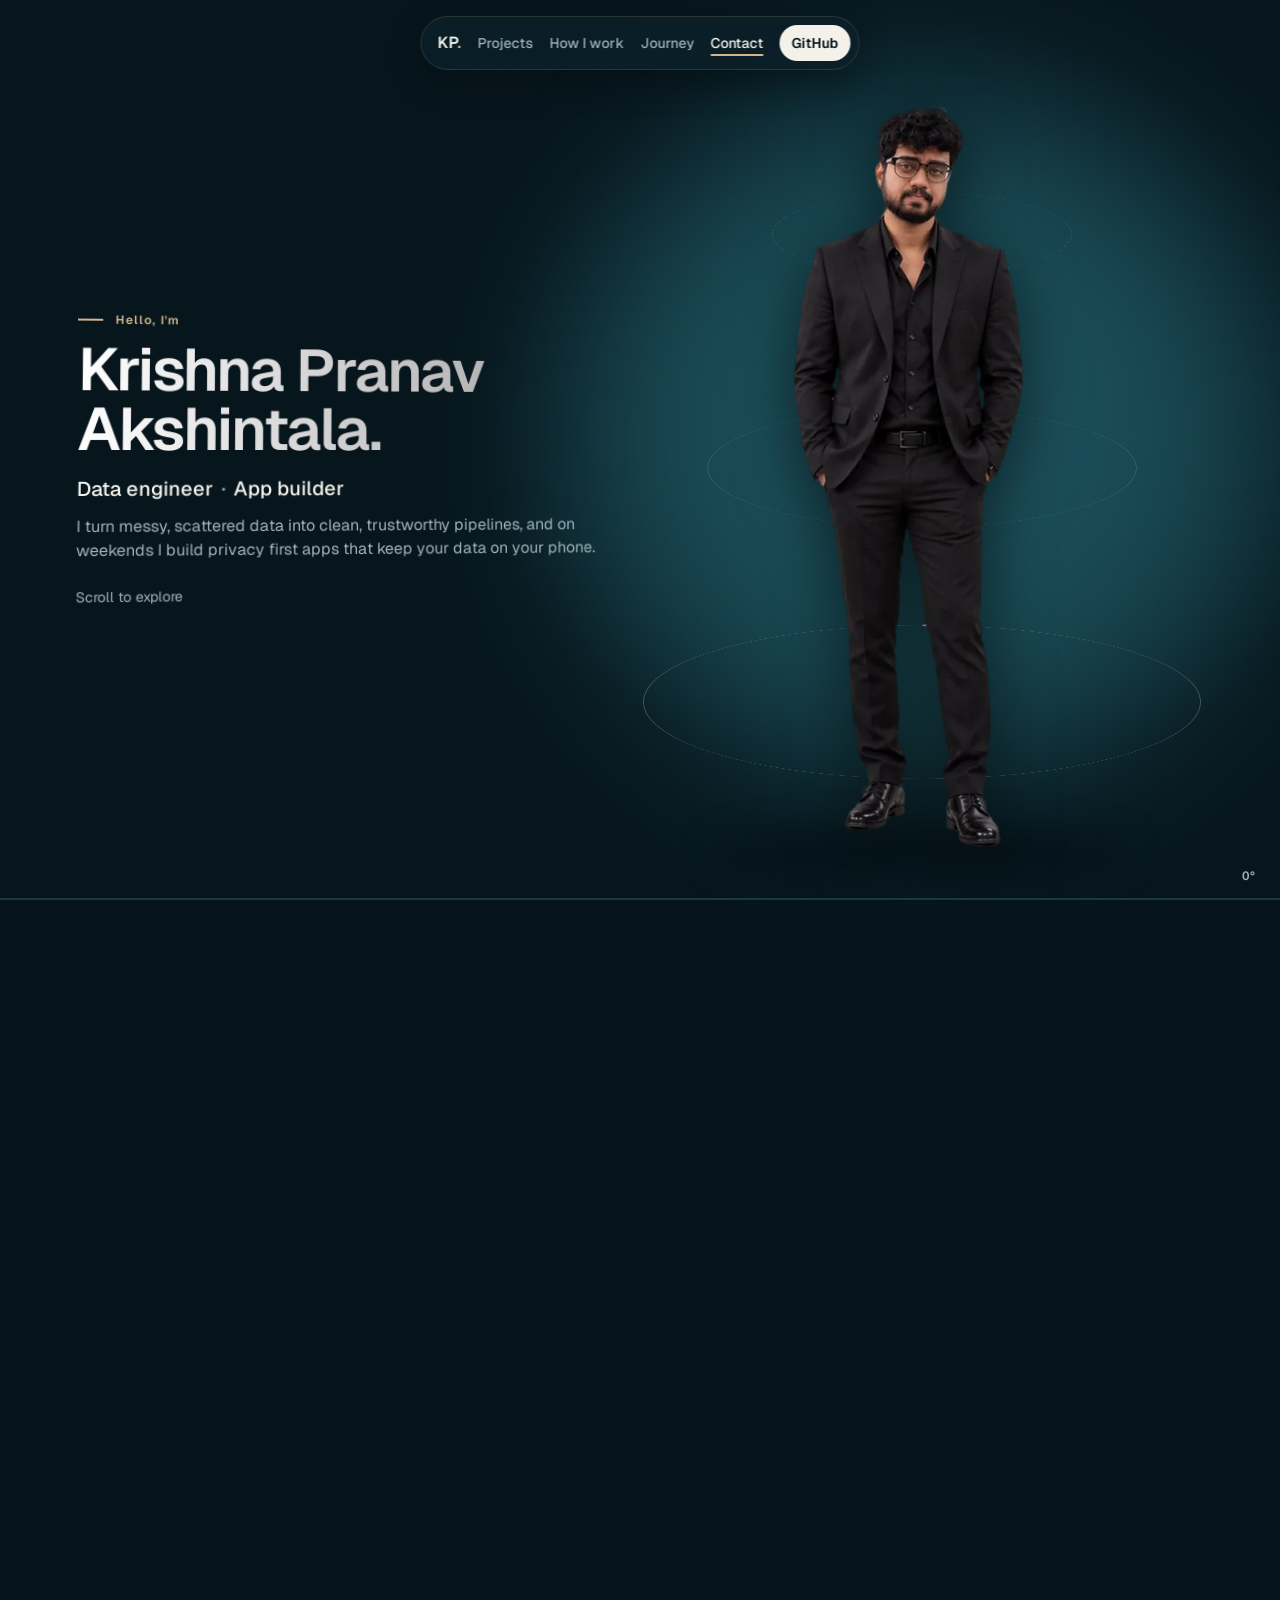
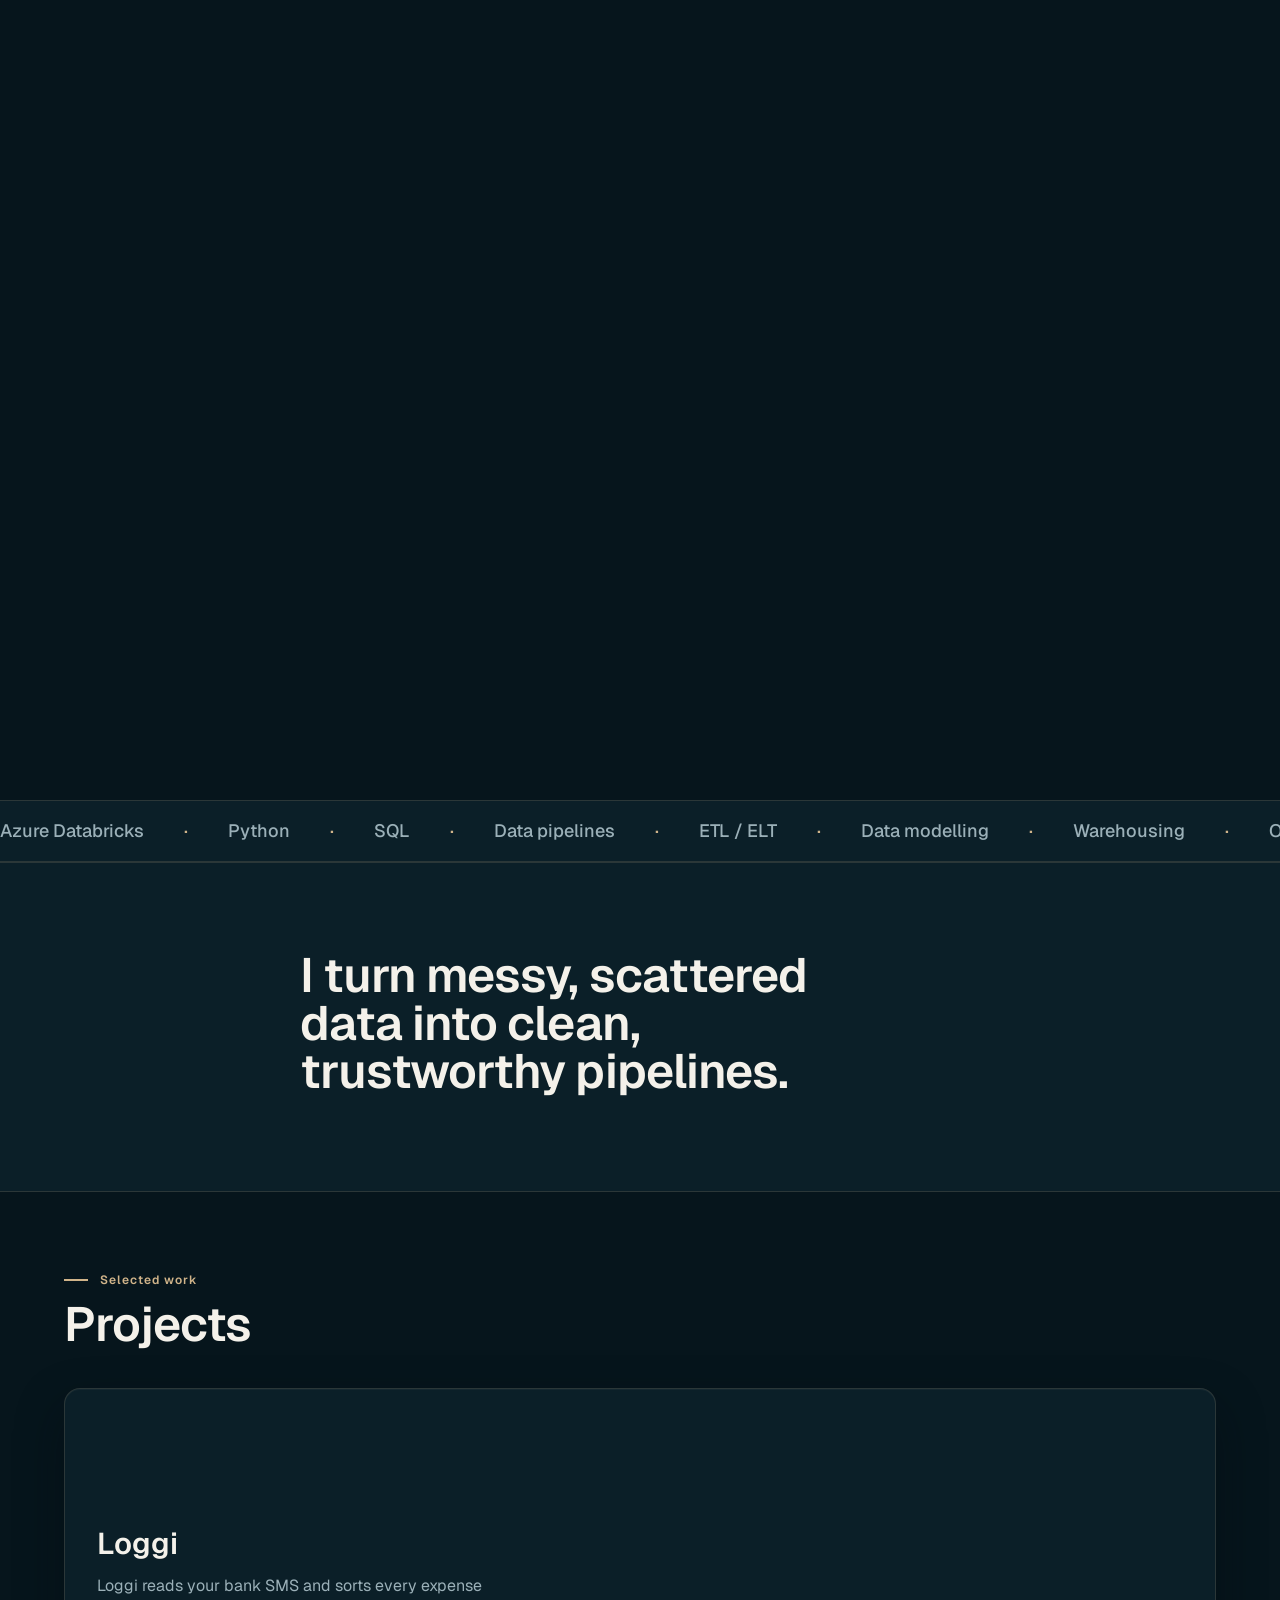
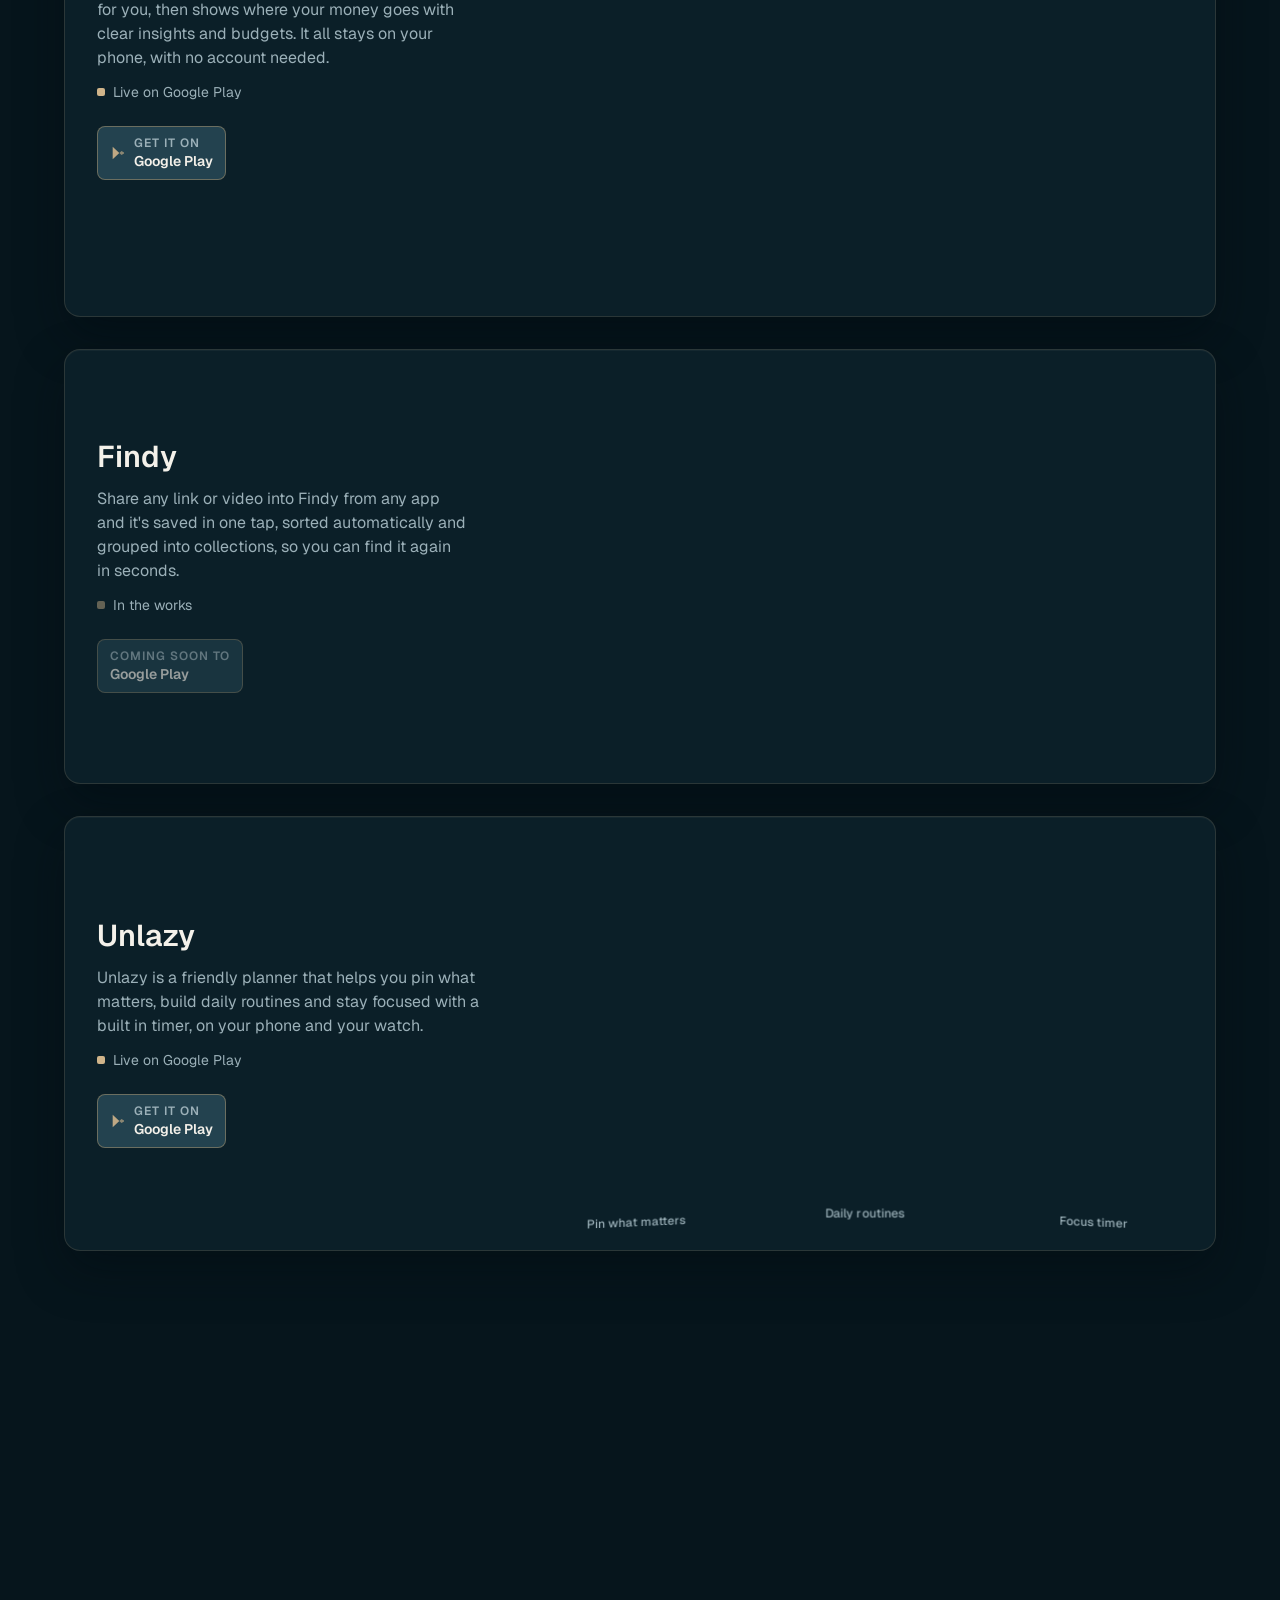
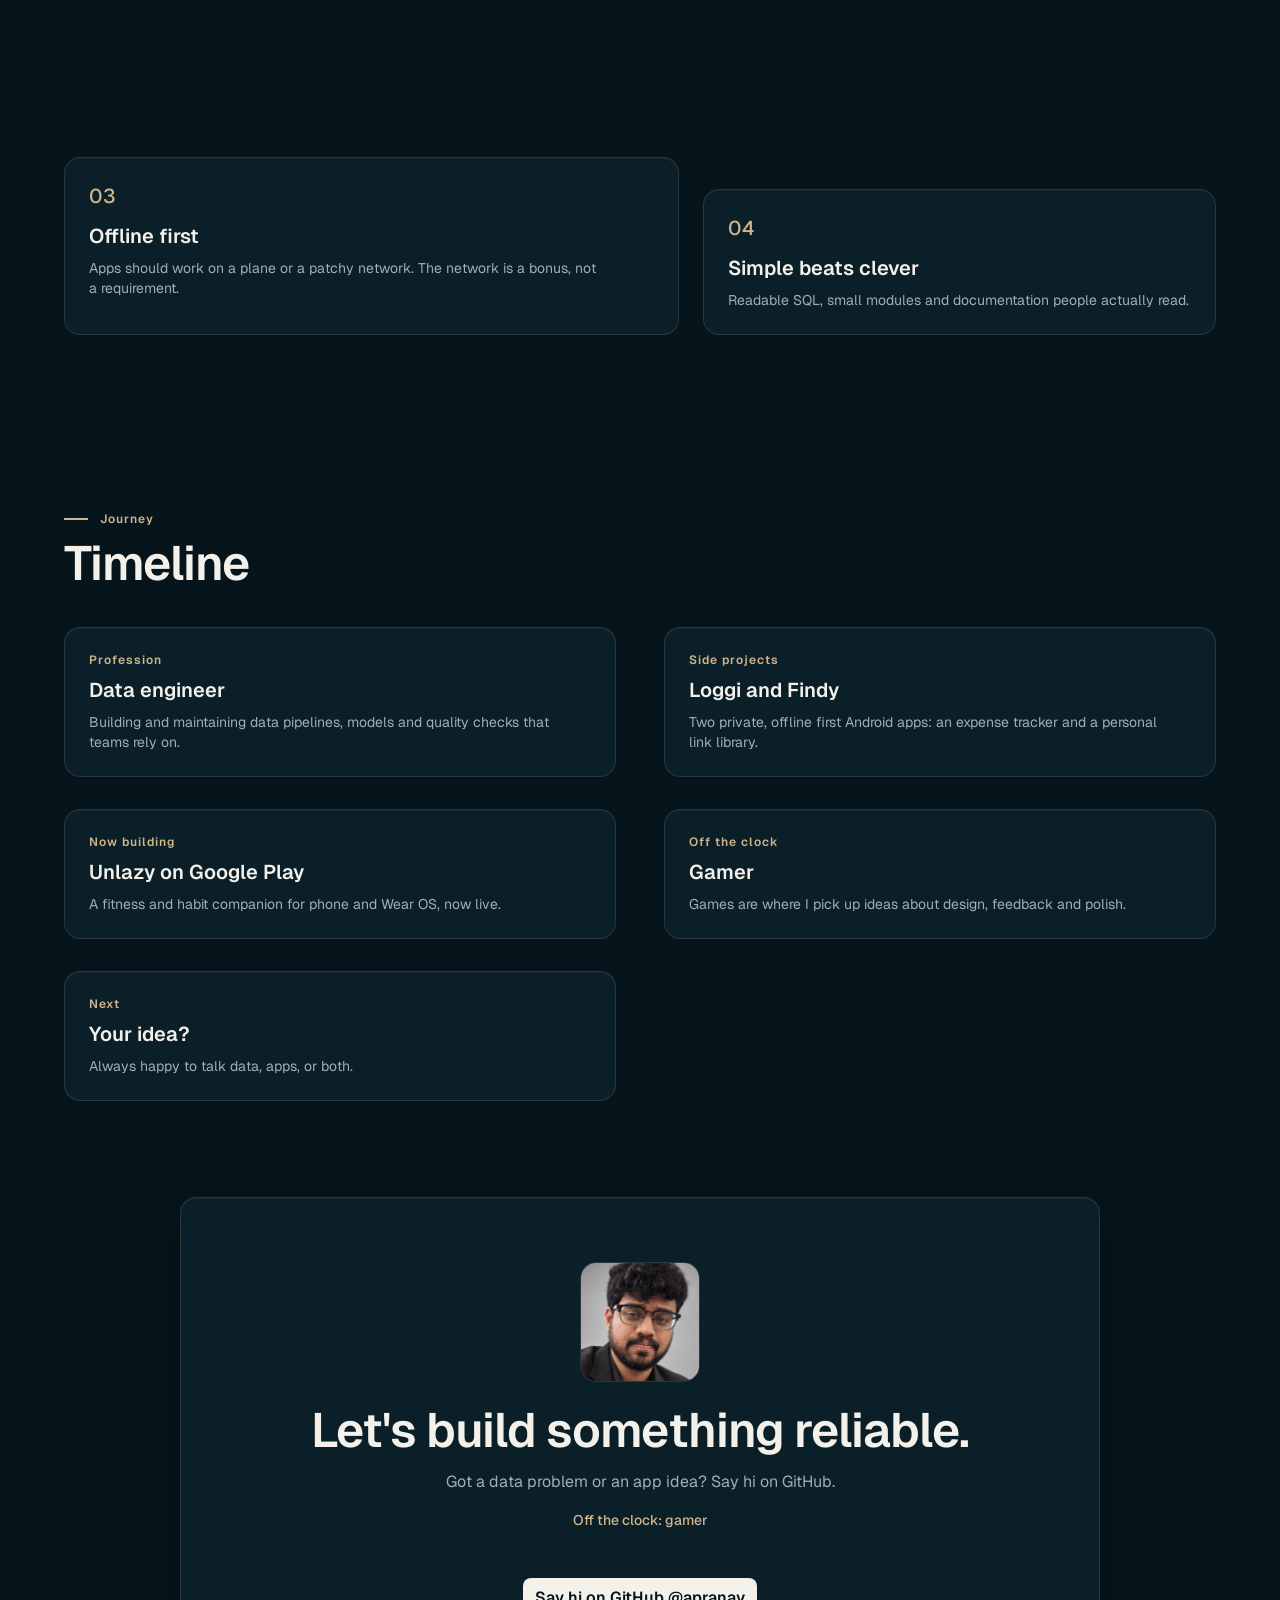
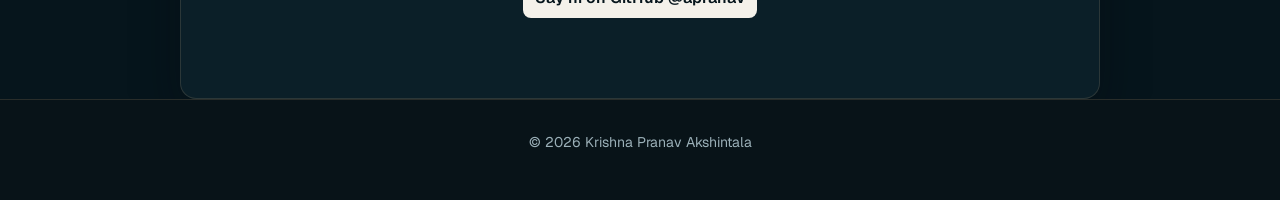
<file: index.html>
<!doctype html>
<html lang="en">
<head>
<meta charset="utf-8"><meta name="viewport" content="width=device-width,initial-scale=1">
<title>Krishna Pranav Akshintala — Data Engineer &amp; App Builder</title>
<meta name="description" content="Krishna Pranav Akshintala is a data engineer who builds reliable data pipelines by day and privacy first, offline apps like Loggi, Findy and Unlazy on the side, and games in his free time.">
<meta name="theme-color" content="#06151C">
<meta property="og:type" content="website"><meta property="og:title" content="Krishna Pranav Akshintala — Data Engineer &amp; App Builder">
<meta property="og:description" content="Reliable data pipelines by day. Privacy first, offline apps by night.">
<meta property="og:image" content="https://apranav.github.io/portfolio/assets/og.jpg"><meta property="og:image:width" content="1200"><meta property="og:image:height" content="630">
<meta property="og:url" content="https://apranav.github.io/portfolio/"><meta name="twitter:card" content="summary_large_image"><meta name="twitter:image" content="https://apranav.github.io/portfolio/assets/og.jpg">
<link rel="icon" href="favicon.ico" sizes="32x32"><link rel="icon" type="image/png" href="assets/favicon.png"><link rel="apple-touch-icon" href="assets/favicon.png">
<link rel="preload" as="image" href="sequence/frame_000.webp">
<link rel="preconnect" href="https://fonts.googleapis.com"><link rel="preconnect" href="https://fonts.gstatic.com" crossorigin>
<link href="https://fonts.googleapis.com/css2?family=Geist:wght@400;500;600;700&display=swap" rel="stylesheet">
<link rel="stylesheet" href="styles.css">
</head>
<body>
<div class="grain" aria-hidden="true"></div>
<a class="skip" href="#main">Skip to content</a>
<header class="nav">
  <a class="logo title-3" href="#top" aria-label="Back to top">KP<span>.</span></a>
  <nav class="nav-desk" aria-label="Primary"><ul>
    <li><a class="title-4" href="#work">Projects</a></li>
    <li><a class="title-4" href="#principles">How I work</a></li>
    <li><a class="title-4" href="#timeline">Journey</a></li>
    <li><a class="title-4" href="#contact">Contact</a></li>
  </ul></nav>
  <a class="navcta button-sm" href="https://github.com/apranav" target="_blank" rel="noopener">GitHub</a>
  <button class="menu-btn" type="button" aria-expanded="false" aria-controls="menu" aria-label="Open menu">
    <span></span><span></span>
  </button>
</header>
<div class="menu" id="menu" hidden>
  <nav aria-label="Mobile">
    <a href="#work" style="--i:0">Projects</a>
    <a href="#principles" style="--i:1">How I work</a>
    <a href="#timeline" style="--i:2">Journey</a>
    <a href="#contact" style="--i:3">Contact</a>
    <a href="https://github.com/apranav" target="_blank" rel="noopener" style="--i:4">GitHub</a>
  </nav>
</div>
<main id="main">
<section id="top" class="scrolly" aria-label="Story: who I am and what I build">
  <div class="sticky">
    <div class="stage" aria-hidden="true"><div class="spot"></div><div class="floor"></div><div class="orbit o1"></div><div class="orbit o2"></div><div class="orbit o3"></div></div>
    <canvas id="seq" role="img" aria-label="Krishna Pranav Akshintala swinging side to side, in a black suit and glasses"></canvas>
    <div class="loader" id="loader" aria-hidden="true"><span></span></div>

    <article class="ov" data-from="0" data-to=".13">
      <p class="eyebrow caption-3">Hello, I'm</p>
      <h1 class="heading-1">Krishna Pranav<br>Akshintala.</h1>
      <p class="role title-1"><span class="role-a">Data engineer</span><span class="role-dot">·</span><span class="role-b">App builder</span></p>
      <p class="lead body-3">I turn messy, scattered data into clean, trustworthy pipelines, and on weekends I build privacy first apps that keep your data on your phone.</p>
      <span class="hint caption-2" aria-hidden="true">Scroll to explore</span>
    </article>

    <article class="ov" data-from=".143" data-to=".27">
      <p class="eyebrow caption-3">01  The day job</p>
      <h2 class="heading-3">Data engineering</h2>
      <p class="lead body-3">I design and run the plumbing that gets data from where it's born to where decisions are made.</p>
      <ul class="stack"><li class="caption-3">Azure Databricks</li><li class="caption-3">Python</li><li class="caption-3">SQL</li></ul>
      <ul class="caps">
        <li class="body-6"><b class="body-5">Ingestion</b><span class="d"> batch and incremental loads from APIs, databases and files</span></li>
        <li class="body-6"><b class="body-5">ETL / ELT</b><span class="d"> transformations in Python and SQL on Azure Databricks that are readable and testable</span></li>
        <li class="body-6"><b class="body-5">Modelling and warehousing</b><span class="d"> clear, well documented models analysts can trust</span></li>
        <li class="body-6"><b class="body-5">Orchestration</b><span class="d"> scheduled jobs that respect dependencies, with retries and alerts</span></li>
        <li class="body-6"><b class="body-5">Data quality</b><span class="d"> checks, freshness and reconciliation so numbers stay right</span></li>
        <li class="body-6"><b class="body-5">Performance and cost</b><span class="d"> partitioning, incremental processing and right sized compute</span></li>
      </ul>
    </article>

    <article class="ov ov-wide" data-from=".286" data-to=".41">
      <p class="eyebrow caption-3">02  How data flows</p>
      <h2 class="heading-3">From raw to reliable.</h2>
      <svg class="pipe" viewBox="0 0 560 300" role="img" aria-label="Pipeline diagram: sources flow into ingestion, transformation, the warehouse and finally dashboards">
        <path class="flow" d="M70 150 H490" />
        <path class="flow" d="M70 60 C120 60 110 150 160 150" /><path class="flow" d="M70 240 C120 240 110 150 160 150"/>
        <g class="node" data-k="0"><rect x="20" y="40" width="100" height="40" rx="8"/><text x="70" y="65">APIs</text></g>
        <g class="node" data-k="0"><rect x="20" y="130" width="100" height="40" rx="8"/><text x="70" y="155">Databases</text></g>
        <g class="node" data-k="0"><rect x="20" y="220" width="100" height="40" rx="8"/><text x="70" y="245">Files and events</text></g>
        <g class="node" data-k="1"><rect x="150" y="125" width="90" height="50" rx="8"/><text x="195" y="155">Ingest</text></g>
        <g class="node" data-k="2"><rect x="265" y="125" width="100" height="50" rx="8"/><text x="315" y="155">Transform</text></g>
        <g class="node" data-k="3"><rect x="390" y="125" width="100" height="50" rx="8"/><text x="440" y="155">Warehouse</text></g>
        <g class="node" data-k="4"><rect x="400" y="215" width="140" height="44" rx="8"/><text x="470" y="242">Dashboards and ML</text></g>
        <path class="flow" d="M440 175 V215"/>
        <g class="node qa" data-k="3"><rect x="265" y="50" width="100" height="36" rx="8"/><text x="315" y="73">Quality checks</text></g>
        <path class="flow thin" d="M315 86 V125"/>
      </svg>
      <p class="small body-6">Every stage is observable, can be run again and is tested, so a bad upstream file becomes an alert, not a wrong number in a meeting.</p>
    </article>

    <article class="ov" data-from=".429" data-to=".55">
      <p class="eyebrow caption-3">03  Beyond the day job</p>
      <h2 class="heading-3">Loggi</h2>
      <p class="lead body-3">Your spending, sorted automatically from bank SMS. Private, offline and no sign up.</p>
      <p class="status caption-2"><i class="dot live"></i>Live on Google Play</p>
      <a class="play" href="https://play.google.com/store/apps/details?id=com.AutoLedger" target="_blank" rel="noopener"><svg viewBox="0 0 24 24" width="16" height="16" aria-hidden="true"><path fill="currentColor" d="M4 2.5v19l10-9.5z" opacity=".9"/><path fill="currentColor" d="M14 12l3.2 3 3.3-1.9c.9-.5.9-1.7 0-2.2L17.2 9z" opacity=".6"/></svg><span><small>GET IT ON</small>Google Play</span></a>
    </article>

    <article class="ov" data-from=".571" data-to=".70">
      <p class="eyebrow caption-3">04  Beyond the day job</p>
      <h2 class="heading-3">Findy</h2>
      <p class="lead body-3">Save it. Find it. Keep every link and video you love in one tidy, private place.</p>
      <p class="status caption-2"><i class="dot wip"></i>In the works</p>
      <span class="play soon"><span><small>COMING SOON TO</small>Google Play</span></span>
    </article>

    <article class="ov" data-from=".714" data-to=".84">
      <p class="eyebrow caption-3">05  Beyond the day job</p>
      <h2 class="heading-3">Unlazy</h2>
      <p class="lead body-3">A fitness and habit buddy for your phone and watch that helps you keep showing up.</p>
      <p class="status caption-2"><i class="dot live"></i>Live on Google Play</p>
      <a class="play" href="https://play.google.com/store/apps/details?id=com.unlazy" target="_blank" rel="noopener"><svg viewBox="0 0 24 24" width="16" height="16" aria-hidden="true"><path fill="currentColor" d="M4 2.5v19l10-9.5z" opacity=".9"/><path fill="currentColor" d="M14 12l3.2 3 3.3-1.9c.9-.5.9-1.7 0-2.2L17.2 9z" opacity=".6"/></svg><span><small>GET IT ON</small>Google Play</span></a>
    </article>

    <article class="ov" data-from=".857" data-to="1.01">
      <p class="eyebrow caption-3">06  Off the clock</p>
      <h2 class="heading-3">Gamer at heart</h2>
      <p class="lead body-3">When the laptop closes, the controller comes out. I love games for their design, the puzzles they make you solve and a good bit of friendly competition, and they quietly shape how I build: the polish, the feedback and the feel I chase in every app.</p>
      <ul class="tags gtags"><li class="caption-4">Game design</li><li class="caption-4">Problem solving</li><li class="caption-4">Competition</li></ul>
      <div class="counters">
        <div><b class="heading-5" data-count="3">0</b><span class="caption-2">personal apps</span></div>
        <div><b class="heading-5" data-count="2">0</b><span class="caption-2">live on Google Play</span></div>
        <div><b class="heading-5" data-count="2">0</b><span class="caption-2">platforms: phone + Wear OS</span></div>
      </div>
    </article>

    <div class="progress" aria-hidden="true"><span id="bar"></span></div>
    <div class="angle caption-3" aria-hidden="true"><span id="deg">0</span>°</div>
  </div>
</section>

<div class="ticker" aria-label="Skills"><div class="track">
  <span class="title-2">Azure Databricks</span><span class="title-2">Python</span><span class="title-2">SQL</span><span class="title-2">Data pipelines</span><span class="title-2">ETL / ELT</span><span class="title-2">Data modelling</span><span class="title-2">Warehousing</span><span class="title-2">Orchestration</span><span class="title-2">Data quality</span><span class="title-2">Figma</span><span class="title-2">Git</span><span class="title-2">Gaming</span>
  <span class="title-2" aria-hidden="true">Azure Databricks</span><span class="title-2" aria-hidden="true">Python</span><span class="title-2" aria-hidden="true">SQL</span><span class="title-2" aria-hidden="true">Data pipelines</span><span class="title-2" aria-hidden="true">ETL / ELT</span><span class="title-2" aria-hidden="true">Data modelling</span><span class="title-2" aria-hidden="true">Warehousing</span><span class="title-2" aria-hidden="true">Orchestration</span><span class="title-2" aria-hidden="true">Data quality</span><span class="title-2" aria-hidden="true">Figma</span><span class="title-2" aria-hidden="true">Git</span><span class="title-2" aria-hidden="true">Gaming</span>
</div></div>

<section class="sec tagline" aria-label="Tagline">
  <p class="heading-2" id="tagline">I turn messy, scattered data into clean, trustworthy pipelines.</p>
</section>

<section id="work" class="sec">
  <p class="eyebrow caption-3 reveal">Selected work</p><h2 class="heading-2 reveal">Projects</h2>
  <div class="grid apps">
    <article class="card reveal app">
      <div class="app-info"><h3 class="heading-4">Loggi</h3><p class="body-3">Loggi reads your bank SMS and sorts every expense for you, then shows where your money goes with clear insights and budgets. It all stays on your phone, with no account needed.</p><p class="status caption-2"><i class="dot live"></i>Live on Google Play</p><a class="play" href="https://play.google.com/store/apps/details?id=com.AutoLedger" target="_blank" rel="noopener"><svg viewBox="0 0 24 24" width="16" height="16" aria-hidden="true"><path fill="currentColor" d="M4 2.5v19l10-9.5z" opacity=".9"/><path fill="currentColor" d="M14 12l3.2 3 3.3-1.9c.9-.5.9-1.7 0-2.2L17.2 9z" opacity=".6"/></svg><span><small>GET IT ON</small>Google Play</span></a></div>
      <div class="app-shots"><figure><img src="assets/shots/loggi-1.webp" width="480" height="1066" loading="lazy" alt="Loggi Home screen, showing spending overview"><figcaption class="caption-4">Home</figcaption></figure><figure><img src="assets/shots/loggi-2.webp" width="480" height="1066" loading="lazy" alt="Loggi Insights screen, showing spending patterns"><figcaption class="caption-4">Insights</figcaption></figure><figure><img src="assets/shots/loggi-3.webp" width="480" height="1066" loading="lazy" alt="Loggi Budgets screen, showing budget tracking"><figcaption class="caption-4">Budgets</figcaption></figure></div>
    </article>
    <article class="card reveal app">
      <div class="app-info"><h3 class="heading-4">Findy</h3><p class="body-3">Share any link or video into Findy from any app and it's saved in one tap, sorted automatically and grouped into collections, so you can find it again in seconds.</p><p class="status caption-2"><i class="dot wip"></i>In the works</p><span class="play soon"><span><small>COMING SOON TO</small>Google Play</span></span></div>
      <div class="app-shots"><figure><img src="assets/shots/findy-1.webp" width="480" height="853" loading="lazy" alt="Findy save flow, sharing a link into the app in one tap"><figcaption class="caption-4">Save in 1 tap</figcaption></figure><figure><img src="assets/shots/findy-2.webp" width="480" height="853" loading="lazy" alt="Findy auto sorting, grouping saved links by type"><figcaption class="caption-4">Smart auto sorting</figcaption></figure><figure><img src="assets/shots/findy-3.webp" width="480" height="853" loading="lazy" alt="Findy collections, organizing saved links into groups"><figcaption class="caption-4">Collections</figcaption></figure></div>
    </article>
    <article class="card reveal app">
      <div class="app-info"><h3 class="heading-4">Unlazy</h3><p class="body-3">Unlazy is a friendly planner that helps you pin what matters, build daily routines and stay focused with a built in timer, on your phone and your watch.</p><p class="status caption-2"><i class="dot live"></i>Live on Google Play</p><a class="play" href="https://play.google.com/store/apps/details?id=com.unlazy" target="_blank" rel="noopener"><svg viewBox="0 0 24 24" width="16" height="16" aria-hidden="true"><path fill="currentColor" d="M4 2.5v19l10-9.5z" opacity=".9"/><path fill="currentColor" d="M14 12l3.2 3 3.3-1.9c.9-.5.9-1.7 0-2.2L17.2 9z" opacity=".6"/></svg><span><small>GET IT ON</small>Google Play</span></a></div>
      <div class="app-shots"><figure><img src="assets/shots/unlazy-1.webp" width="480" height="853" loading="lazy" alt="Unlazy pin screen, highlighting what matters today"><figcaption class="caption-4">Pin what matters</figcaption></figure><figure><img src="assets/shots/unlazy-2.webp" width="480" height="853" loading="lazy" alt="Unlazy daily routines screen"><figcaption class="caption-4">Daily routines</figcaption></figure><figure><img src="assets/shots/unlazy-3.webp" width="480" height="853" loading="lazy" alt="Unlazy focus timer screen"><figcaption class="caption-4">Focus timer</figcaption></figure></div>
    </article>
  </div>
</section>

<section id="principles" class="sec">
  <p class="eyebrow caption-3 reveal">How I work</p><h2 class="heading-2 reveal">Principles</h2>
  <div class="prin">
    <div class="reveal"><span class="title-1">01</span><h3 class="heading-6">Reliable by default</h3><p class="body-6">Idempotent jobs, clear retries and tests at every hop. If it breaks at 3 a.m., it should say why.</p></div>
    <div class="reveal"><span class="title-1">02</span><h3 class="heading-6">Privacy first</h3><p class="body-6">Collect only what's needed. My apps keep personal data on the device and encrypt what leaves it.</p></div>
    <div class="reveal"><span class="title-1">03</span><h3 class="heading-6">Offline first</h3><p class="body-6">Apps should work on a plane or a patchy network. The network is a bonus, not a requirement.</p></div>
    <div class="reveal"><span class="title-1">04</span><h3 class="heading-6">Simple beats clever</h3><p class="body-6">Readable SQL, small modules and documentation people actually read.</p></div>
  </div>
</section>

<section id="timeline" class="sec">
  <p class="eyebrow caption-3 reveal">Journey</p><h2 class="heading-2 reveal">Timeline</h2>
  <ol class="timeline">
    <li class="reveal"><span class="when caption-3">Profession</span><h3 class="heading-6">Data engineer</h3><p class="body-6">Building and maintaining data pipelines, models and quality checks that teams rely on.</p></li>
    <li class="reveal"><span class="when caption-3">Side projects</span><h3 class="heading-6">Loggi and Findy</h3><p class="body-6">Two private, offline first Android apps: an expense tracker and a personal link library.</p></li>
    <li class="reveal"><span class="when caption-3">Now building</span><h3 class="heading-6">Unlazy on Google Play</h3><p class="body-6">A fitness and habit companion for phone and Wear OS, now live.</p></li>
    <li class="reveal"><span class="when caption-3">Off the clock</span><h3 class="heading-6">Gamer</h3><p class="body-6">Games are where I pick up ideas about design, feedback and polish.</p></li>
    <li class="reveal"><span class="when caption-3">Next</span><h3 class="heading-6">Your idea?</h3><p class="body-6">Always happy to talk data, apps, or both.</p></li>
  </ol>
</section>

<section id="contact" class="sec contact reveal">
  <img class="head" src="assets/krishna.webp" width="120" height="120" loading="lazy" alt="Headshot of Krishna Pranav Akshintala">
  <h2 class="heading-2">Let's build something reliable.</h2>
  <p class="body-3">Got a data problem or an app idea? Say hi on GitHub.</p>
  <p class="hobby body-5">Off the clock: gamer</p>
  <a class="btn button-md" href="https://github.com/apranav" target="_blank" rel="noopener">Say hi on GitHub @apranav</a>
</section>
</main>
<footer><p class="caption-2">© <span id="yr"></span> Krishna Pranav Akshintala</p></footer>
<script src="main.js" defer></script>
</body></html>
</file>
<file: styles.css>
/* Design values: Geist, flat dark palette, spacing/type scale, one accent */
:root{
  --bg:#06151C;
  --bg2:#0B1F28;
  --bg3:#122A35;
  --bg4:#1A3642;
  --bg5:#23424F;
  --bg6:#081318;
  --fg:#F4F1EA;
  --mute:#9BB0B8;
  --accent:#D0B48A;
  --line:rgba(208,180,138,.16);
  --ease:cubic-bezier(0.22,1,0.36,1);
  --dur-move:500ms;
  --dur-fade:300ms;
  --font:"Geist",ui-sans-serif,sans-serif;
  --z-base:1;
  --z-sticky:10;
  --z-nav:55;
  --z-menu:50;
  --z-grain:60;
}
*{box-sizing:border-box;margin:0;padding:0}
html{scroll-behavior:smooth}
body{background:var(--bg);color:var(--fg);font-family:var(--font);font-size:16px;line-height:24px;font-weight:400;overflow-x:hidden}
a{color:inherit}
img{max-width:100%;display:block}
button{font:inherit;color:inherit;background:none;border:0;cursor:pointer}
:focus-visible{outline:2px solid var(--accent);outline-offset:2px}

/* Type styles */
.heading-1{font-size:60px;line-height:60px;font-weight:600;letter-spacing:-0.03em;text-wrap:balance}
.heading-2{font-size:48px;line-height:48px;font-weight:600;letter-spacing:-0.02em;text-wrap:balance}
.heading-3{font-size:36px;line-height:40px;font-weight:600;letter-spacing:-0.02em;text-wrap:balance}
.heading-4{font-size:30px;line-height:36px;font-weight:600;text-wrap:balance}
.heading-5{font-size:24px;line-height:32px;font-weight:600}
.heading-6{font-size:20px;line-height:28px;font-weight:600;text-wrap:balance}
.title-1{font-size:20px;line-height:28px;font-weight:500}
.title-2{font-size:18px;line-height:28px;font-weight:500}
.title-3{font-size:16px;line-height:24px;font-weight:500}
.title-4{font-size:14px;line-height:20px;font-weight:500}
.title-5{font-size:12px;line-height:16px;font-weight:500}
.body-1{font-size:16px;line-height:24px;font-weight:600}
.body-2{font-size:16px;line-height:24px;font-weight:500}
.body-3{font-size:16px;line-height:24px;font-weight:400;text-wrap:pretty}
.body-4{font-size:14px;line-height:20px;font-weight:600}
.body-5{font-size:14px;line-height:20px;font-weight:500}
.body-6{font-size:14px;line-height:20px;font-weight:400;text-wrap:pretty}
.button-lg{font-size:18px;line-height:28px;font-weight:600}
.button-md{font-size:16px;line-height:24px;font-weight:600}
.button-sm{font-size:14px;line-height:20px;font-weight:600}
.caption-1{font-size:14px;line-height:20px;font-weight:500}
.caption-2{font-size:14px;line-height:20px;font-weight:400}
.caption-3{font-size:12px;line-height:16px;font-weight:600}
.caption-4{font-size:12px;line-height:16px;font-weight:500}
.caption-5{font-size:12px;line-height:16px;font-weight:400}

.grain{position:fixed;inset:0;z-index:var(--z-grain);pointer-events:none;opacity:.06;mix-blend-mode:overlay;background-image:url("data:image/svg+xml,%3Csvg xmlns='http://www.w3.org/2000/svg' width='160' height='160'%3E%3Cfilter id='n'%3E%3CfeTurbulence type='fractalNoise' baseFrequency='.9' numOctaves='2'/%3E%3C/filter%3E%3Crect width='100%25' height='100%25' filter='url(%23n)'/%3E%3C/svg%3E")}

.skip{position:absolute;left:-999px;top:8px;background:var(--accent);color:var(--bg);padding:8px 12px;z-index:calc(var(--z-grain) + 1);border-radius:4px}
.skip:focus{left:8px}

/* Floating nav */
.nav{position:fixed;top:16px;left:50%;transform:translateX(-50%);z-index:var(--z-nav);display:flex;align-items:center;gap:16px;width:max-content;max-width:calc(100% - 32px);padding:8px 8px 8px 16px;border-radius:9999px;background:rgba(11,31,40,.86);backdrop-filter:blur(16px);-webkit-backdrop-filter:blur(16px);border:1px solid var(--line);box-shadow:0 12px 32px rgba(3,10,14,.45)}
.logo{text-decoration:none;font-weight:600}.logo span{color:var(--accent)}
.nav-desk ul{display:flex;gap:16px;list-style:none}
.nav-desk a{text-decoration:none;color:var(--mute);position:relative;transition:color var(--dur-fade) var(--ease)}
.nav-desk a:hover,.nav-desk a[aria-current="true"]{color:var(--fg)}
.nav-desk a[aria-current="true"]::after{content:"";position:absolute;left:0;right:0;bottom:-4px;height:2px;background:var(--accent);border-radius:2px}
.navcta{text-decoration:none;padding:8px 12px;border-radius:9999px;background:var(--fg);color:var(--bg);transition:transform var(--dur-move) var(--ease),background var(--dur-fade) var(--ease)}
.navcta:hover{background:var(--accent)}
.navcta:active{transform:scale(0.98)}
.menu-btn{display:none;width:40px;height:40px;border-radius:9999px;position:relative}
.menu-btn span{position:absolute;left:12px;right:12px;height:2px;background:var(--fg);border-radius:2px;transition:transform var(--dur-move) var(--ease),opacity var(--dur-fade) var(--ease)}
.menu-btn span:first-child{top:15px}
.menu-btn span:last-child{top:23px}
.menu-btn[aria-expanded="true"] span:first-child{transform:translateY(4px) rotate(45deg)}
.menu-btn[aria-expanded="true"] span:last-child{transform:translateY(-4px) rotate(-45deg)}
.menu{position:fixed;inset:0;z-index:var(--z-menu);background:rgba(6,21,28,.94);backdrop-filter:blur(16px);display:flex;align-items:center;padding:96px 32px 48px;opacity:0;visibility:hidden;pointer-events:none;transition:opacity var(--dur-fade) var(--ease),visibility var(--dur-fade) var(--ease)}
.menu.is-open{opacity:1;visibility:visible;pointer-events:auto}
.menu[hidden]{display:none!important}
.menu nav{display:flex;flex-direction:column;gap:24px;width:100%;max-width:400px}
.menu a{font-size:30px;line-height:36px;font-weight:600;text-decoration:none;opacity:0;transform:translateY(24px)}
.menu.is-open a{opacity:1;transform:none;transition:opacity 700ms var(--ease),transform 700ms var(--ease);transition-delay:calc(var(--i) * 60ms)}
body.menu-open{overflow:hidden}

@media(max-width:760px){
  .nav-desk,.navcta{display:none}
  .menu-btn{display:block}
  .nav{padding:8px 8px 8px 16px}
}

/* Scroll story */
.scrolly{height:800vh;position:relative}
.sticky{position:sticky;top:0;height:100dvh;overflow:hidden;perspective:1400px;z-index:var(--z-sticky)}
.stage{position:absolute;inset:0;background:radial-gradient(56% 70% at 72% 46%,rgba(42,110,128,.42),rgba(6,21,28,0) 62%),var(--bg)}
.spot{position:absolute;width:min(78vh,720px);aspect-ratio:1;right:var(--fx,8vw);top:10%;transform:translateX(50%);border-radius:50%;background:#2A7A86;opacity:.4;filter:blur(80px)}
.floor{position:absolute;right:var(--fx,8vw);bottom:var(--fy,5%);transform:translateX(50%);width:min(48vh,420px);height:48px;border-radius:50%;background:#031016;opacity:.8;filter:blur(18px)}
#seq{position:absolute;inset:0;width:100%;height:100%;filter:drop-shadow(0 16px 32px rgba(0,0,0,.6))}
.loader{position:absolute;left:0;right:0;bottom:0;height:2px;background:var(--bg4);overflow:hidden}
.loader span{display:block;height:100%;width:100%;background:var(--accent);transform:scaleX(0);transform-origin:left center;transition:transform var(--dur-fade) var(--ease)}

.ov{position:absolute;left:clamp(24px,6vw,96px);top:50%;width:min(540px,46vw);opacity:0;visibility:hidden;padding:24px;border-radius:16px;background:rgba(11,31,40,.88);border:1px solid var(--line);backdrop-filter:blur(16px);transform:translateY(calc(-50% + 32px)) rotateY(22deg) rotateX(6deg) translateZ(-120px);transform-origin:0% 50%;transition:opacity 600ms var(--ease),transform 800ms var(--ease),visibility 600ms var(--ease)}
.ov.on{opacity:1;visibility:visible;transform:translateY(calc(-50% + var(--py,0px))) rotateY(var(--ry,0deg)) rotateX(var(--rx,0deg)) translateZ(0)}
.ov-wide{width:min(620px,52vw)}
.ov:first-of-type{background:none;border:0;backdrop-filter:none;padding:0}
.eyebrow{color:var(--accent);letter-spacing:.08em;margin-bottom:12px;display:flex;align-items:center;gap:12px;text-transform:none}
.eyebrow::before{content:"";width:24px;height:2px;background:var(--accent)}
h1.heading-1{max-width:680px;background:linear-gradient(90deg,#FFFFFF,#9B9B9B);-webkit-background-clip:text;background-clip:text;color:transparent}
.role{margin:16px 0 12px;color:var(--fg);display:flex;flex-wrap:wrap;align-items:baseline;gap:8px}
.role-dot{color:var(--mute)}
.lead{color:var(--mute);max-width:680px}
.hint{display:inline-block;margin-top:24px;color:var(--mute);animation:bob 2s var(--ease) infinite}
@keyframes bob{50%{transform:translateY(8px)}}
.stack{list-style:none;display:flex;flex-wrap:wrap;gap:8px;margin:16px 0 8px}
.stack li{list-style:none;padding:4px 12px;border-radius:4px;background:var(--accent);color:var(--bg)}
.caps{list-style:none;margin-top:16px;display:grid;gap:8px}
.caps li{list-style:none;color:var(--mute);padding-left:16px;position:relative}
.caps li::before{content:"";position:absolute;left:0;top:7px;width:6px;height:6px;border-radius:2px;background:var(--accent)}
.caps b{color:var(--fg);margin-right:8px}
.tags{list-style:none;display:flex;flex-wrap:wrap;gap:8px;margin:16px 0 12px}
.tags li{padding:4px 12px;border-radius:4px;background:var(--bg3);color:var(--fg);border:1px solid var(--line)}
.status{color:var(--mute);display:flex;align-items:center;gap:8px;margin-top:12px}
.dot{width:8px;height:8px;border-radius:2px;display:inline-block;background:var(--accent)}
.dot.live{opacity:1}.dot.wip{opacity:.45}
.small{color:var(--mute);margin-top:12px}
.pipe{width:100%;height:auto;margin-top:8px}
.pipe .flow{fill:none;stroke:var(--accent);stroke-width:2;stroke-dasharray:6 8;opacity:.25;transition:opacity var(--dur-fade) var(--ease)}
.pipe .flow.thin{stroke-width:2}
.pipe.go .flow{opacity:1;animation:dash 1.2s linear infinite}
@keyframes dash{to{stroke-dashoffset:-28}}
.pipe .node rect{fill:var(--bg3);stroke:var(--line)}
.pipe .node text{fill:var(--fg);font-size:12px;text-anchor:middle;font-family:var(--font);font-weight:500}
.pipe .node{opacity:.25;transition:opacity var(--dur-fade) var(--ease)}
.pipe .node.lit{opacity:1}
.pipe .node.lit rect{stroke:var(--accent)}
.pipe .qa rect{fill:var(--bg4);stroke:var(--accent)}
.counters{display:flex;gap:24px;margin-top:16px}
.counters b{display:block;color:var(--fg);font-variant-numeric:tabular-nums}
.counters span{color:var(--mute)}
.progress{position:absolute;left:0;right:0;bottom:0;height:2px;background:var(--bg4);overflow:hidden}
.progress span{display:block;height:100%;width:100%;background:var(--accent);transform:scaleX(0);transform-origin:left center}
.angle{position:absolute;right:24px;bottom:16px;color:var(--mute);letter-spacing:.08em;font-variant-numeric:tabular-nums}

.orbit{position:absolute;right:var(--fx,28vw);top:50%;width:min(62vh,560px);aspect-ratio:1;border-radius:50%;border:1px solid rgba(208,180,138,.32);transform:translate(50%,-50%) rotateX(74deg) rotateZ(var(--rot,0deg));transform-style:preserve-3d}
.orbit::after{content:"";position:absolute;top:-4px;left:50%;width:8px;height:8px;border-radius:50%;background:var(--accent)}
.o1{top:78%}
.o2{top:52%;width:min(48vh,430px);border-color:rgba(255,255,255,.12);transform:translate(50%,-50%) rotateX(74deg) rotateZ(calc(var(--rot,0deg) * -1.4))}
.o2::after{background:var(--fg)}
.o3{top:26%;width:min(34vh,300px);border-style:dashed;opacity:.6;transform:translate(50%,-50%) rotateX(74deg) rotateZ(calc(var(--rot,0deg) * 2))}

@media(max-width:820px){
  .scrolly{height:700vh}
  .heading-1{font-size:36px;line-height:40px}
  .heading-3{font-size:24px;line-height:32px}
  .ov,.ov-wide{left:16px;right:auto;width:54vw;top:50%;padding:16px;max-height:78dvh;overflow:auto}
  .ov:first-of-type{padding:16px;background:rgba(11,31,40,.88);border:1px solid var(--line);backdrop-filter:blur(16px)}
  .lead{font-size:14px;line-height:20px}
  .role{margin:8px 0 8px;font-size:16px;line-height:24px}
  .caps{display:flex;flex-wrap:wrap;gap:8px;margin-top:12px}
  .caps li{padding:4px 8px;border:1px solid var(--line);border-radius:9999px;font-size:12px;line-height:16px}
  .caps li::before{display:none}
  .caps b{margin:0}
  .caps .d{display:none}
  .small{display:none}
  .hint{margin-top:12px}
  .counters{flex-wrap:wrap;gap:16px;margin-top:12px}
  .spot{right:22vw;top:18%;width:70vw}
  .floor{right:var(--fx);width:40vw}
  .angle{right:16px;top:80px;bottom:auto}
  .orbit{right:calc(var(--fx,25vw));width:62vw}
  .o2{width:46vw}
  .o3{width:32vw}
  .ov .play{margin-top:8px}
  .ov .gtags{display:none}
  .angle{display:none}
  .role{flex-direction:column;align-items:flex-start;gap:0}
  .role-dot{display:none}
  .stack{margin:12px 0 4px}
}


/* Ticker */
.ticker{overflow:hidden;border-block:1px solid var(--line);background:var(--bg2);padding:16px 0}
.track{display:flex;gap:40px;width:max-content;animation:mq 40s linear infinite}
.track span{color:var(--mute);white-space:nowrap}
.track span::after{content:"·";margin-left:40px;color:var(--accent)}
@keyframes mq{to{transform:translateX(-50%)}}

/* Tagline reveal */
.tagline{max-width:none!important;width:100%;margin:0;padding:80px 24px;background:var(--bg2);border-block:1px solid var(--line)}
.tagline .heading-2{color:var(--fg);max-width:680px;margin:0 auto}
.tagline .word{color:rgba(255,255,255,.3);transition:color 700ms var(--ease)}
.tagline .word.on{color:var(--fg)}

/* Sections */
.sec{max-width:1200px;margin:0 auto;padding:80px 24px 96px}
.sec .heading-2{margin-top:8px}
.grid.apps{display:grid;grid-template-columns:1fr;gap:32px;margin-top:40px}
.card{padding:16px;border-radius:16px;background:var(--bg2);border:1px solid var(--line);box-shadow:0 20px 48px rgba(3,10,14,.4),inset 0 1px 0 rgba(255,255,255,.04);transition:transform var(--dur-move) var(--ease),box-shadow var(--dur-fade) var(--ease)}
.card.app{display:grid;grid-template-columns:minmax(240px,1fr) 1.6fr;gap:32px;align-items:center}
.app-info{padding:16px}
.app-info h3{margin-bottom:12px}
.app-info p{color:var(--mute);margin:0 0 12px}
.app-shots{display:grid;grid-template-columns:repeat(3,1fr);gap:16px;perspective:1000px}
.app-shots figure{margin:0;transform-style:preserve-3d;transition:transform var(--dur-move) var(--ease)}
.app-shots img{width:100%;height:auto;border-radius:8px;box-shadow:0 16px 32px rgba(0,0,0,.5)}
.app-shots figcaption{margin-top:8px;text-align:center;color:var(--mute)}
.app-shots figure:nth-child(1){transform:rotateY(14deg) translateZ(-20px)}
.app-shots figure:nth-child(2){transform:translateY(-16px) translateZ(20px)}
.app-shots figure:nth-child(3){transform:rotateY(-14deg) translateZ(-20px)}
.card.app:hover .app-shots figure:nth-child(1){transform:rotateY(4deg) translateZ(10px)}
.card.app:hover .app-shots figure:nth-child(2){transform:translateY(-24px) translateZ(40px)}
.card.app:hover .app-shots figure:nth-child(3){transform:rotateY(-4deg) translateZ(10px)}

.prin{display:grid;grid-template-columns:1.2fr 1fr;gap:16px 24px;margin-top:40px}
.prin div{padding:24px;background:var(--bg2);border-radius:16px;border:1px solid var(--line);box-shadow:inset 0 1px 0 rgba(255,255,255,.04)}
.prin div:nth-child(2),.prin div:nth-child(4){margin-top:32px}
.prin span{color:var(--accent);display:block;margin-bottom:12px}
.prin p{color:var(--mute);margin-top:8px}

.timeline{list-style:none;margin-top:40px;display:grid;grid-template-columns:1fr 1fr;gap:32px 48px}
.timeline li{position:relative;padding:24px;background:var(--bg2);border-radius:16px;border:1px solid var(--line);box-shadow:inset 0 1px 0 rgba(255,255,255,.04)}
.when{color:var(--accent);letter-spacing:.08em;display:block;margin-bottom:8px}
.timeline p{color:var(--mute);margin-top:8px}

.contact{text-align:center;max-width:920px;background:var(--bg2);border:1px solid var(--line);border-radius:16px;padding:64px 32px 80px;box-shadow:0 20px 48px rgba(3,10,14,.35),inset 0 1px 0 rgba(255,255,255,.04)}
.contact p{color:var(--mute);margin:16px auto 0;max-width:680px}
.hobby{color:var(--accent)!important;margin-bottom:24px!important}
.head{width:120px;height:120px;border-radius:16px;object-fit:cover;object-position:50% 8%;margin:0 auto 24px;border:1px solid var(--line);transition:transform 800ms var(--ease)}
.contact:hover .head{transform:rotate(2deg)}
.btn{display:inline-block;margin-top:24px;padding:8px 12px;border-radius:8px;background:var(--fg);color:var(--bg);text-decoration:none;transition:transform var(--dur-move) var(--ease),background var(--dur-fade) var(--ease)}
.btn:hover{background:var(--accent)}
.btn:active{transform:scale(0.98)}

footer{text-align:center;padding:32px 24px 48px;color:var(--mute);background:var(--bg6);border-top:1px solid var(--line)}

.reveal{opacity:0;transform:translateY(32px);transition:opacity 700ms var(--ease),transform 700ms var(--ease)}
.reveal.in{opacity:1;transform:none}

.play{display:inline-flex;align-items:center;gap:8px;margin-top:12px;padding:8px 12px;border-radius:8px;background:var(--bg5);border:1px solid rgba(196,165,116,.45);color:var(--fg);text-decoration:none;line-height:1.1;font-weight:600;font-size:14px;line-height:20px;transition:transform var(--dur-move) var(--ease),border-color var(--dur-fade) var(--ease),background var(--dur-fade) var(--ease)}
.play small{display:block;font-size:12px;line-height:16px;font-weight:600;letter-spacing:.08em;color:var(--mute)}
.play svg{color:var(--accent)}
a.play:hover{border-color:var(--accent);background:var(--bg3)}
a.play:active{transform:scale(0.98)}
.play.soon{opacity:.6;cursor:default}

.tilt{transform-style:preserve-3d;will-change:transform;transition:transform var(--dur-move) var(--ease),box-shadow var(--dur-fade) var(--ease);position:relative;overflow:hidden}
.tilt.reveal.in,.tilt{transform:perspective(1000px) rotateX(var(--tx,0deg)) rotateY(var(--ty,0deg)) translateZ(0)}
.tilt:hover{transition:transform 300ms var(--ease),box-shadow var(--dur-fade) var(--ease)}
.tilt .glare{position:absolute;inset:0;pointer-events:none;border-radius:inherit;background:rgba(255,255,255,.06);opacity:0;transition:opacity var(--dur-fade) var(--ease);clip-path:circle(120px at var(--gx,50%) var(--gy,50%))}
.tilt:hover .glare{opacity:1}

.counters div{transform-style:preserve-3d}
.counters b{display:inline-block;animation:flip 800ms var(--ease) both paused}
.ov.on .counters b{animation-play-state:running}
@keyframes flip{from{transform:perspective(400px) rotateX(-90deg);opacity:0}to{transform:none;opacity:1}}

@media(max-width:900px){
  .card.app{grid-template-columns:1fr;gap:16px;padding:16px}
  .app-info{padding:8px}
  .app-shots{gap:8px}
  .prin{grid-template-columns:1fr}
  .prin div:nth-child(2),.prin div:nth-child(4){margin-top:0}
  .prin div:nth-child(even){margin-left:32px}
  .timeline{grid-template-columns:1fr;gap:16px}
  .heading-2{font-size:36px;line-height:40px}
  .sec{padding:64px 16px 80px}
  .tagline{padding-block:64px;padding-inline:16px}
}
@media(max-width:520px){
  .prin div:nth-child(even){margin-left:0}
  .heading-2{font-size:30px;line-height:36px}
}
@media(max-width:820px) and (max-height:780px){
  .ov .lead{font-size:14px;line-height:20px}
}

@media (prefers-reduced-motion:reduce){
  html{scroll-behavior:auto}
  *,*::before,*::after{animation:none!important;transition:none!important}
  .reveal{opacity:1;transform:none}
  .orbit{transform:translate(50%,-50%) rotateX(74deg)}
  .ov,.ov.on,.tilt{transform:none!important}
  .tagline .word{color:var(--fg)}
  .menu a{opacity:1;transform:none}
}

::selection{background:rgba(208,180,138,.35)}
</file>
